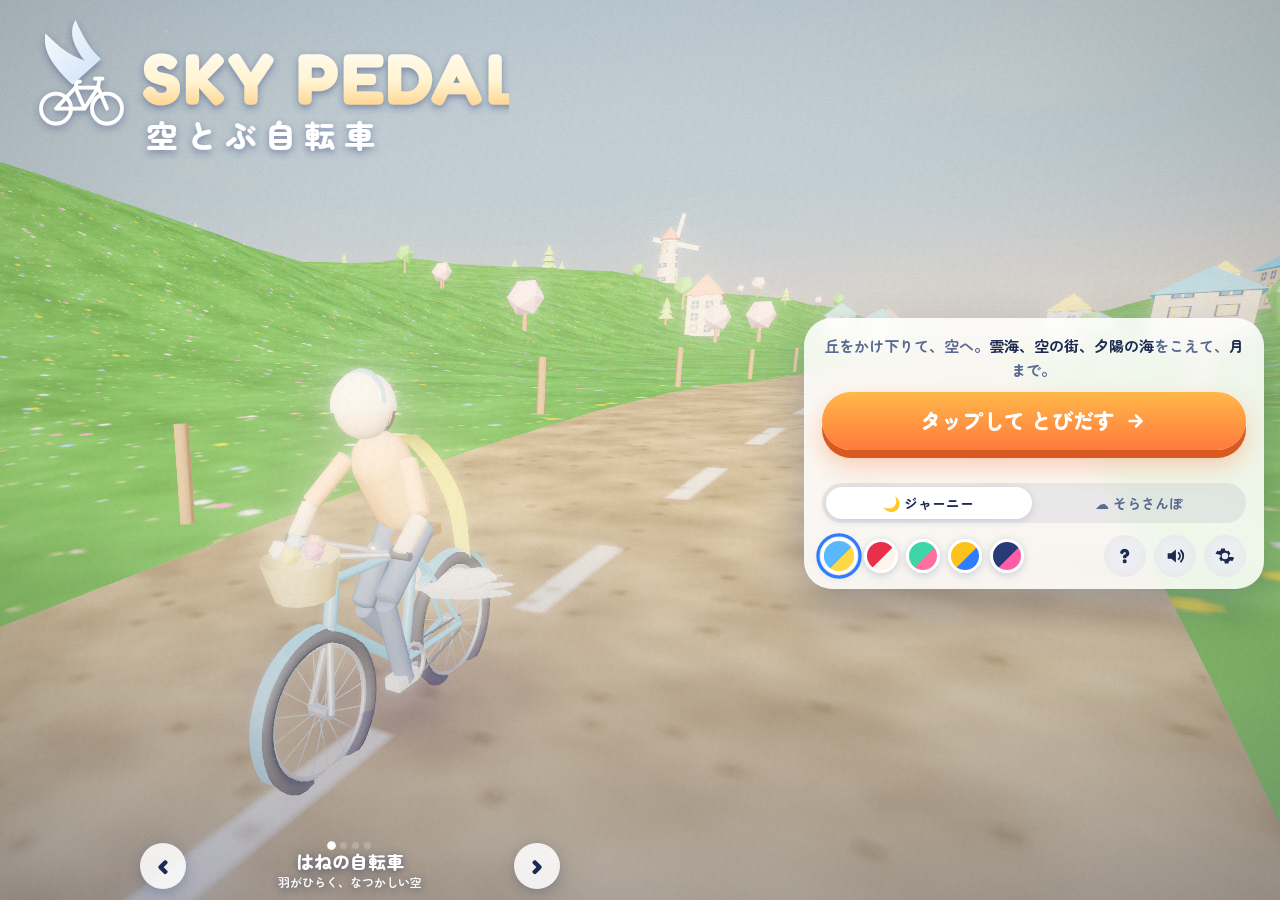
<file: index.html>
<!doctype html>
<html lang="ja">
<head>
<meta charset="utf-8">
<meta name="viewport" content="width=device-width,initial-scale=1,viewport-fit=cover,user-scalable=no">
<meta name="theme-color" content="#8ab4e6">
<meta name="apple-mobile-web-app-capable" content="yes">
<meta name="apple-mobile-web-app-status-bar-style" content="black-translucent">
<meta name="description" content="空とぶ自転車で、朝の丘から雲海・空の街・夕陽の海・星の海をこえて月まで。指一本で飛べる3Dフライトゲーム。">
<meta property="og:title" content="SKY PEDAL — 空とぶ自転車">
<meta property="og:description" content="丘をかけ下りて、空へ。雲海、空の街、夕陽の海をこえて、月まで。">
<title>SKY PEDAL — 空とぶ自転車</title>
<link rel="icon" href="assets/favicon.svg" type="image/svg+xml">
<link rel="apple-touch-icon" href="assets/favicon.svg">
<link rel="manifest" href="manifest.webmanifest">
<link rel="preconnect" href="https://fonts.googleapis.com">
<link rel="preconnect" href="https://fonts.gstatic.com" crossorigin>
<link rel="stylesheet" href="https://fonts.googleapis.com/css2?family=Zen+Maru+Gothic:wght@500;700;900&family=Fredoka:wght@500;600;700&display=swap">
<link rel="stylesheet" href="css/style.css">
</head>
<body>
<div id="stage"></div>

<!-- loading -->
<div id="loading" class="loading">
  <div class="load-logo">SKY PEDAL<span>空とぶ自転車</span></div>
  <div class="load-wheel" aria-hidden="true"><i></i></div>
  <div class="load-bar"><b id="loadFill"></b></div>
  <div class="load-txt" id="loadTxt">準備しています…</div>
</div>

<!-- full-screen overlays -->
<div id="flash" class="ov flash"></div>
<div id="whiteOv" class="ov whiteout"></div>
<div id="lowOv" class="ov lowwarn"></div>

<!-- HUD -->
<div class="hud" id="hud" hidden>
  <div class="hud-tl">
    <div class="score" id="score">0</div>
    <div class="combo" id="combo"><b id="comboX">×1.0</b><i><u id="comboBar"></u></i></div>
  </div>
  <div class="hud-tc"><div class="jbar" id="jbar"></div></div>
  <div class="hud-tr">
    <button id="muteBtn" class="ibtn mutebtn" aria-label="音のオン・オフ"><svg viewBox="0 0 24 24"><path d="M4 9h4l5-4v14l-5-4H4z"/><path class="wave" d="M16 8.5a5 5 0 0 1 0 7M18.5 6a8.5 8.5 0 0 1 0 12" fill="none" stroke="currentColor" stroke-width="2" stroke-linecap="round"/><path class="x" d="M16 9l6 6M22 9l-6 6" stroke="currentColor" stroke-width="2.2" stroke-linecap="round"/></svg></button>
    <button id="pauseBtn" class="ibtn" aria-label="一時停止"><svg viewBox="0 0 24 24"><rect x="6" y="5" width="4" height="14" rx="1.5"/><rect x="14" y="5" width="4" height="14" rx="1.5"/></svg></button>
  </div>
  <div class="hud-bl">
    <div class="hearts" id="hearts"></div>
    <div class="chips"><span id="flock"></span><span id="starsRun"></span></div>
  </div>
  <div class="hud-bc"><b id="spd">0</b><small>km/h</small><span class="sep">·</span><small>高度</small><b id="alt">0</b><small>m</small></div>

  <div class="banner" id="banner" aria-live="polite"><span class="bn-icon" id="bnIcon"></span><span class="bn-en" id="bnEn"></span><b class="bn-name" id="bnName"></b><span class="bn-sub" id="bnSub"></span></div>
  <div class="toast" id="toast" aria-live="polite"><b id="toastBig"></b><small id="toastSmall"></small></div>
  <div class="hint" id="hint"></div>
  <div class="popups" id="popups"></div>
  <div class="ringarrow" id="ringArrow" aria-hidden="true"><svg viewBox="0 0 24 24"><path d="M4 12h12M11 6l6 6-6 6" fill="none" stroke="currentColor" stroke-width="3" stroke-linecap="round" stroke-linejoin="round"/></svg></div>
</div>

<!-- touch controls -->
<div class="touch" id="touch" hidden>
  <span class="tlabel">画面をなぞって操縦</span>
  <div class="stick" id="stick" hidden><i id="knob"></i></div>
  <button class="tbtn bell" id="bellBtn" aria-label="ベルを鳴らす"><svg viewBox="0 0 24 24"><path d="M12 3a1.5 1.5 0 0 1 1.5 1.5v.6A6 6 0 0 1 18 11v4l2 2v1H4v-1l2-2v-4a6 6 0 0 1 4.5-5.9v-.6A1.5 1.5 0 0 1 12 3zm-2 16h4a2 2 0 0 1-4 0z"/></svg></button>
  <button class="tbtn sprint" id="sprintBtn" aria-label="こぐ（長押し）"><svg class="ring" viewBox="0 0 120 120"><circle class="trk" cx="60" cy="60" r="54" pathLength="100"/><circle class="val" id="stamRing" cx="60" cy="60" r="54" pathLength="100"/></svg><span class="pedal-ico" aria-hidden="true">🚲</span><span class="lbl">こぐ</span></button>
</div>

<!-- title -->
<section class="screen title" id="title" hidden>
  <div class="logo-wrap">
    <svg class="logo" viewBox="0 0 640 220" role="img" aria-label="SKY PEDAL 空とぶ自転車">
      <defs>
        <linearGradient id="lgA" x1="0" y1="0" x2="0" y2="1"><stop offset="0" stop-color="#ffffff"/><stop offset=".55" stop-color="#fff3d0"/><stop offset="1" stop-color="#ffc46a"/></linearGradient>
        <linearGradient id="lgW" x1="0" y1="0" x2="1" y2="1"><stop offset="0" stop-color="#ffffff"/><stop offset="1" stop-color="#cfe6ff"/></linearGradient>
        <filter id="sh" x="-20%" y="-40%" width="140%" height="180%"><feDropShadow dx="0" dy="4" stdDeviation="5" flood-color="#2a3a7a" flood-opacity=".45"/></filter>
      </defs>
      <g filter="url(#sh)">
        <!-- a little winged bicycle -->
        <g transform="translate(70,96)" fill="none" stroke="#fff" stroke-width="5" stroke-linecap="round" stroke-linejoin="round">
          <circle cx="-34" cy="22" r="20"/><circle cx="34" cy="22" r="20"/>
          <path d="M-34 22 L-8 -6 L22 -6 L34 22 M-8 -6 L4 22 L-34 22 M4 22 L22 -6 M18 -18 L28 -18 M22 -6 L24 -18 M-12 -14 L-2 -14 M-8 -6 L-6 -14"/>
        </g>
        <path d="M58 86 C30 60 18 40 22 18 C40 36 52 46 74 54 C56 30 54 14 62 0 C74 26 82 40 96 52 Z" fill="url(#lgW)" opacity=".95"/>
        <text x="150" y="112" font-family="Fredoka,'Arial Rounded MT Bold','Hiragino Maru Gothic ProN',sans-serif" font-weight="700" font-size="96" fill="url(#lgA)" letter-spacing="3">SKY PEDAL</text>
        <text x="156" y="170" font-family="'Zen Maru Gothic','Hiragino Maru Gothic ProN',sans-serif" font-weight="900" font-size="42" fill="#ffffff" letter-spacing="10">空とぶ自転車</text>
      </g>
    </svg>
  </div>
  <div class="kitbar" id="kitBar">
    <button class="kb-arrow" id="kitPrev" aria-label="前ののりもの">‹</button>
    <div class="kb-mid"><span class="kb-dots" id="kitDots"></span><b id="kitName">はねの自転車</b><small id="kitSub"></small></div>
    <button class="kb-arrow" id="kitNext" aria-label="次ののりもの">›</button>
  </div>
  <div class="tcard">
    <p class="lead">丘をかけ下りて、空へ。<b>雲海、空の街、夕陽の海</b>をこえて、<b>月</b>まで。</p>
    <button class="go big" id="startBtn"><span>タップして とびだす</span><svg viewBox="0 0 24 24"><path d="M5 12h12M12 6l6 6-6 6" fill="none" stroke="currentColor" stroke-width="2.8" stroke-linecap="round" stroke-linejoin="round"/></svg></button>
    <div class="best" id="bestLine"></div>
    <div class="row"><div class="seg" id="modeSeg"><button data-v="journey" aria-pressed="true">🌙 ジャーニー</button><button data-v="free" aria-pressed="false">☁️ そらさんぽ</button></div></div>
    <div class="row" id="worldRow" hidden><div class="wpicks" id="worldPick"></div></div>
    <div class="trow">
      <div class="swatches" id="paintSeg" role="group" aria-label="自転車の色"></div>
      <span class="sp"></span>
      <button class="ibtn" id="howBtn" aria-label="あそびかた"><b>?</b></button>
      <button class="ibtn mutebtn" id="titleMute" aria-label="音のオン・オフ"><svg viewBox="0 0 24 24"><path d="M4 9h4l5-4v14l-5-4H4z"/><path class="wave" d="M16 8.5a5 5 0 0 1 0 7M18.5 6a8.5 8.5 0 0 1 0 12" fill="none" stroke="currentColor" stroke-width="2" stroke-linecap="round"/><path class="x" d="M16 9l6 6M22 9l-6 6" stroke="currentColor" stroke-width="2.2" stroke-linecap="round"/></svg></button>
      <button class="ibtn" id="settingsBtn" aria-label="設定"><svg viewBox="0 0 24 24"><path d="M12 8.5a3.5 3.5 0 1 0 0 7 3.5 3.5 0 0 0 0-7zm8.4 4.6l1.6 1.2-2 3.4-1.9-.7a7.5 7.5 0 0 1-2 1.2l-.3 2h-4l-.3-2a7.5 7.5 0 0 1-2-1.2l-1.9.7-2-3.4 1.6-1.2a7.6 7.6 0 0 1 0-2.3L1.6 9.6l2-3.4 1.9.7a7.5 7.5 0 0 1 2-1.2l.3-2h4l.3 2a7.5 7.5 0 0 1 2 1.2l1.9-.7 2 3.4-1.6 1.2a7.6 7.6 0 0 1 0 2.3z"/></svg></button>
    </div>
  </div>
</section>

<!-- how to play -->
<section class="screen" id="howto" hidden>
  <div class="card">
    <h2>あそびかた</h2>
    <ul class="tips">
          <li><b>画面をなぞる</b>と操縦。上へなぞるとのぼる、下でさがる、左右でまがる。<b>指をはなすと水平</b>にもどります。</li>
          <li>右下の<b>こぐ</b>を長押しで加速・上昇。元気ゲージは<b>滑空</b>や<b>上昇気流</b>でもどります。</li>
          <li>下りると速くなり、上るとおそくなる。<b>高さとスピードを交換</b>するのがコツ。</li>
          <li><b>光の輪</b>をつなげてコンボ。最後の金の輪で<b>追い風</b>。各世界に<b>★スターメダル</b>が3つかくれています。</li>
          <li>鳥の群れに近づくと<b>なかま</b>になって一緒に飛びます。<b>🔔ベル</b>で遠くの群れも呼べる。</li>
          <li>キーボード：矢印 / WASD で操縦、Space でこぐ、B でベル、P で一時停止。ゲームパッドも使えます。</li>
        </ul>
    <div class="btns"><button class="go" id="howClose"><span>わかった！</span></button></div>
  </div>
</section>

<!-- pause / settings -->
<section class="screen" id="pause" hidden>
  <div class="card">
    <h2>ひと休み</h2>
    <label class="setting"><span>BGM</span><input id="musicVol" type="range" min="0" max="100" value="60"></label>
    <label class="setting"><span>効果音</span><input id="sfxVol" type="range" min="0" max="100" value="80"></label>
    <label class="setting"><span>音を消す</span><input type="checkbox" id="muteChk"></label>
    <div class="setting"><span>アシスト</span><div class="seg small" id="assistSeg2"><button data-v="strong">つよい</button><button data-v="normal">ふつう</button><button data-v="off">なし</button></div></div>
    <div class="setting"><span>画質</span><div class="seg small" id="qualSeg"><button data-v="auto">自動</button><button data-v="high">高</button><button data-v="mid">中</button><button data-v="low">低</button></div></div>
    <label class="setting"><span>上下を反転（飛行機式）</span><input type="checkbox" id="invertChk"></label>
    <label class="setting"><span>スマホを傾けて操縦</span><input type="checkbox" id="tiltChk"></label>
    <label class="setting"><span>揺れ・フラッシュを控えめに</span><input type="checkbox" id="motionChk"></label>
    <div class="btns">
      <button class="go" id="resumeBtn"><span>つづける</span></button>
      <button class="ghost" id="restartBtn">はじめから</button>
      <button class="ghost" id="quitBtn">タイトルへ戻る</button>
    </div>
  </div>
</section>

<!-- result -->
<section class="screen" id="result" hidden>
  <div class="card result-card">
    <div class="res-head">
      <div class="grade" id="grade">A</div>
      <div><span class="eyebrow" id="resEyebrow">JOURNEY</span><h2 id="resTitle">結果</h2></div>
    </div>
    <div class="unlock" id="unlockBox" hidden><span class="u-ico" id="unlockIco"></span><div><small>新しいのりもの！</small><b id="unlockName"></b></div><button class="go alt" id="tryKitBtn"><span>のってみる</span></button></div>
    <canvas class="photo" id="photo" width="1080" height="1350" aria-label="記念写真"></canvas>
    <p class="lead" id="debrief"></p>
    <dl class="stats" id="resStats"></dl>
    <div class="resstars" id="resStars"></div>
    <div class="btns">
      <button class="go big" id="nextBtn"><span>もう一度とぶ</span></button>
      <button class="go alt" id="retryBtn" hidden><span>この世界から再挑戦</span></button>
      <button class="ghost" id="shareBtn">📷 写真をシェア</button>
      <button class="ghost" id="homeBtn">タイトルへ</button>
    </div>
  </div>
</section>

<noscript><div class="card" style="margin:40px auto">JavaScriptを有効にしてください。</div></noscript>

<script src="js/vendor/three.min.js"></script>
<script src="js/vendor/three-extras.js"></script>
<script src="js/textures.js"></script>
<script src="js/models.js"></script>
<script src="js/audio.js"></script>
<script src="js/world.js"></script>
<script src="js/fx.js"></script>
<script src="js/game.js"></script>
</body>
</html>
</file>
<file: css/style.css>
/* Sky Pedal — UI (phone first) */
:root{
  --ink:#ffffff; --ink2:#1d2a52; --mute:#5b6a92; --sky:#5ab8ff; --sky2:#2f7cff; --sun:#ffc94a; --sun2:#ff8a3c; --pink:#ff6f9e; --mint:#3cd6a8; --red:#ff5a5a;
  --card:rgba(255,255,255,.86); --card2:rgba(255,255,255,.96); --line:rgba(40,60,120,.12);
  --f-disp:"Zen Maru Gothic","Hiragino Maru Gothic ProN","Hiragino Sans","Yu Gothic",system-ui,sans-serif;
  --f-num:"Fredoka","Arial Rounded MT Bold","Hiragino Maru Gothic ProN",ui-rounded,system-ui,sans-serif;
  --safe-t:env(safe-area-inset-top,0px); --safe-b:env(safe-area-inset-bottom,0px); --safe-l:env(safe-area-inset-left,0px); --safe-r:env(safe-area-inset-right,0px);
  color-scheme:light;
}
*{box-sizing:border-box}
html,body{height:100%;margin:0;background:#8ab4e6;color:var(--ink);overflow:hidden;font-family:var(--f-disp);-webkit-user-select:none;user-select:none;-webkit-tap-highlight-color:transparent;touch-action:none;overscroll-behavior:none;-webkit-touch-callout:none}
#stage{position:fixed;inset:0}
#stage canvas{display:block;width:100%;height:100%}
button{font-family:var(--f-disp);cursor:pointer;color:inherit;-webkit-touch-callout:none}
button:focus-visible,summary:focus-visible,input:focus-visible{outline:3px solid var(--sun);outline-offset:2px}
[hidden]{display:none!important}

/* loading */
.loading{position:fixed;inset:0;z-index:30;display:grid;place-content:center;gap:16px;background:linear-gradient(180deg,#3a64b0 0%,#8ab4e6 55%,#ffd2a8 100%);transition:opacity .6s}
.loading.done{opacity:0;pointer-events:none}
.load-logo{font:700 clamp(40px,10vw,72px)/1 var(--f-num);letter-spacing:.04em;color:#fff;text-align:center;text-shadow:0 4px 18px rgba(30,40,110,.35)}
.load-logo span{display:block;font:900 .38em/1.4 var(--f-disp);letter-spacing:.4em;margin-top:8px}
.load-wheel{justify-self:center;width:54px;height:54px;border-radius:50%;border:5px solid #fff;position:relative;animation:spin 1s linear infinite;opacity:.9}
.load-wheel i,.load-wheel::before,.load-wheel::after{content:"";position:absolute;left:50%;top:4px;bottom:4px;width:2px;margin-left:-1px;background:#fff}
.load-wheel::before{transform:rotate(60deg)}.load-wheel::after{transform:rotate(-60deg)}
@keyframes spin{to{transform:rotate(360deg)}}
.load-bar{width:min(320px,70vw);height:6px;background:rgba(255,255,255,.35);border-radius:6px;overflow:hidden;justify-self:center}
.load-bar b{display:block;height:100%;width:0;background:#fff;border-radius:6px;transition:width .2s}
.load-txt{text-align:center;color:#fff;font-size:13px;letter-spacing:.1em;opacity:.9}

/* overlays */
.ov{position:fixed;inset:0;pointer-events:none;z-index:1}
.flash{background:radial-gradient(ellipse,#fff 0%,#ffe6b0 60%,#ffb070 100%);opacity:0}
.flash.white{background:#fff}
.whiteout{background:radial-gradient(ellipse at 50% 50%,rgba(255,255,255,.75),rgba(255,255,255,.95));opacity:0}
.lowwarn{box-shadow:inset 0 -90px 90px -30px rgba(255,90,90,.55);opacity:0;transition:opacity .3s}
.lowwarn.on{opacity:1;animation:warnp .8s ease-in-out infinite}
@keyframes warnp{50%{opacity:.4}}

/* HUD */
.hud{position:fixed;inset:0;pointer-events:none;z-index:3;font-variant-numeric:tabular-nums;text-shadow:0 2px 6px rgba(20,30,80,.45)}
.hud.cine>*:not(.toast){opacity:0;transition:opacity .8s}
.hud-tl{position:absolute;left:calc(14px + var(--safe-l));top:calc(10px + var(--safe-t));display:grid;gap:2px;justify-items:start}
.score{font:700 clamp(28px,6vw,42px)/1 var(--f-num);letter-spacing:.02em}
.score.bump{animation:bump .25s}
@keyframes bump{40%{transform:scale(1.1);color:#fff6c8}}
.combo{display:flex;align-items:center;gap:8px;opacity:0;transition:opacity .2s}
.combo.on{opacity:1}
.combo b{font:700 20px/1 var(--f-num);color:var(--sun)}
.combo i{display:block;width:64px;height:5px;background:rgba(255,255,255,.3);border-radius:5px;overflow:hidden}
.combo u{display:block;height:100%;width:0;background:var(--sun)}
.hud-tc{position:absolute;left:50%;top:calc(14px + var(--safe-t));transform:translateX(-50%);width:min(440px,46vw)}
.jbar{position:relative;display:flex;gap:4px;height:10px;align-items:center}
.jseg{position:relative;flex:1 1 0;height:6px;background:rgba(255,255,255,.35);border-radius:6px;overflow:visible}
.jseg b{display:block;height:100%;width:0;background:#fff;border-radius:6px}
.jseg em{position:absolute;left:50%;top:9px;transform:translateX(-50%);font-style:normal;font-size:13px;opacity:.55;transition:opacity .3s,transform .3s;text-shadow:none}
.jseg.cur em{opacity:1;transform:translateX(-50%) scale(1.25)}
.jbike{position:absolute;top:-17px;left:0;transform:translateX(-50%) scaleX(-1);font-size:18px;text-decoration:none;transition:left .3s linear;text-shadow:none}
.jmoon{position:absolute;right:-22px;top:-7px;font-size:16px;text-shadow:none}
.jbar.free{justify-content:center;height:auto}
.jfree{font:700 13px/1.4 var(--f-disp);background:rgba(20,40,100,.25);padding:4px 12px;border-radius:20px}
.hud-tr{position:absolute;right:calc(10px + var(--safe-r));top:calc(8px + var(--safe-t));display:flex;gap:8px;pointer-events:auto}
.ibtn{width:42px;height:42px;border-radius:50%;border:0;background:rgba(255,255,255,.28);backdrop-filter:blur(6px);-webkit-backdrop-filter:blur(6px);display:grid;place-items:center;padding:0;color:#fff}
.ibtn svg{width:22px;height:22px;fill:currentColor}
.ibtn:active{transform:scale(.92)}
.mutebtn .x{display:none}.mutebtn.off .x{display:inline}.mutebtn.off .wave{display:none}
.hud-bl{position:absolute;left:calc(14px + var(--safe-l));bottom:calc(14px + var(--safe-b));display:grid;gap:4px}
.hearts{display:flex;gap:3px;font-size:22px;line-height:1;color:#ff6f8e}
.hearts i{font-style:normal;transition:transform .3s,opacity .3s}
.hearts i.off{opacity:.25;transform:scale(.8);filter:grayscale(1)}
.chips{display:flex;gap:10px;font:700 15px/1 var(--f-num)}
.hud-bc{position:absolute;left:50%;bottom:calc(14px + var(--safe-b));transform:translateX(-50%);display:flex;gap:4px;align-items:baseline;font-size:12px;opacity:.85;white-space:nowrap}
.hud-bc b{font:700 17px/1 var(--f-num)}
.hud-bc .sep{opacity:.5;margin:0 4px}

.banner{position:absolute;left:50%;top:22%;transform:translate(-50%,-10px);display:grid;justify-items:center;gap:2px;opacity:0;text-align:center;width:min(92vw,560px)}
.banner.on{animation:banner 3.6s ease forwards}
@keyframes banner{0%{opacity:0;transform:translate(-50%,10px)}12%{opacity:1;transform:translate(-50%,0)}80%{opacity:1}100%{opacity:0;transform:translate(-50%,-8px)}}
.bn-icon{font-size:38px;text-shadow:none}
.bn-en{font:600 13px/1 var(--f-num);letter-spacing:.4em;opacity:.9}
.bn-name{font:900 clamp(34px,8vw,56px)/1.15 var(--f-disp);letter-spacing:.08em}
.bn-sub{font:700 15px/1.5 var(--f-disp);opacity:.95}

.toast{position:absolute;left:50%;top:36%;transform:translate(-50%,-50%) scale(.9);display:grid;justify-items:center;gap:4px;opacity:0;transition:opacity .2s,transform .2s;text-align:center;width:min(92vw,600px)}
.toast.on{opacity:1;transform:translate(-50%,-50%) scale(1)}
.toast b{font:900 clamp(26px,6.4vw,44px)/1.15 var(--f-disp);letter-spacing:.04em}
.toast.big b{font-size:clamp(38px,10vw,72px);color:#fff7d6}
.toast.warn b{color:#fff}
.toast small{font:700 15px/1.4 var(--f-disp);opacity:.95}
.hint{position:absolute;left:50%;bottom:calc(120px + var(--safe-b));transform:translate(-50%,8px);background:rgba(255,255,255,.92);color:var(--ink2);text-shadow:none;padding:10px 18px;border-radius:24px;font:700 15px/1.5 var(--f-disp);opacity:0;transition:opacity .3s,transform .3s;max-width:min(88vw,520px);text-align:center;box-shadow:0 8px 24px rgba(20,40,100,.25)}
.hint.on{opacity:1;transform:translate(-50%,0)}
.hint b{color:var(--sky2)}
.popups{position:absolute;inset:0}
.pop{position:absolute;top:44%;transform:translateX(-50%);font:700 18px/1 var(--f-num);white-space:nowrap;animation:pop 1.1s ease-out forwards}
.pop.gold{color:#ffe28a}.pop.cyan{color:#c8f6ff}.pop.warn{color:#ffd0d0}
@keyframes pop{0%{opacity:0;transform:translate(-50%,10px) scale(.8)}15%{opacity:1;transform:translate(-50%,0) scale(1.1)}100%{opacity:0;transform:translate(-50%,-50px) scale(1)}}
.ringarrow{position:fixed;left:-14px;top:-14px;width:28px;height:28px;color:#c8f6ff;opacity:0;transition:opacity .2s;filter:drop-shadow(0 0 6px rgba(120,220,255,.9))}
.ringarrow svg{width:100%;height:100%}

/* touch */
.touch{position:fixed;inset:0;z-index:2;touch-action:none}
.tlabel{position:absolute;left:50%;top:58%;transform:translateX(-50%);font:700 14px/1.4 var(--f-disp);color:#fff;opacity:.0;text-shadow:0 2px 6px rgba(20,30,80,.5);pointer-events:none;transition:opacity .6s}
.touch:not(.used):not(.desk) .tlabel{opacity:.0}
.stick{position:absolute;width:112px;height:112px;margin:-56px 0 0 -56px;border-radius:50%;border:3px solid rgba(255,255,255,.55);background:rgba(255,255,255,.12);pointer-events:none}
.stick i{position:absolute;left:50%;top:50%;width:46px;height:46px;margin:-23px 0 0 -23px;border-radius:50%;background:rgba(255,255,255,.85);box-shadow:0 4px 14px rgba(20,40,100,.3)}
.tbtn{position:absolute;border:0;border-radius:50%;display:grid;place-items:center;color:var(--ink2);touch-action:none}
.tbtn.sprint{right:calc(18px + var(--safe-r));bottom:calc(22px + var(--safe-b));width:112px;height:112px;background:radial-gradient(circle at 50% 35%,#fff,#ffe9b8);box-shadow:0 10px 26px rgba(20,40,100,.32),inset 0 -6px 0 rgba(255,140,40,.25)}
.tbtn.sprint .ring{position:absolute;inset:-8px;width:calc(100% + 16px);height:calc(100% + 16px);transform:rotate(-90deg)}
.tbtn.sprint .trk{fill:none;stroke:rgba(255,255,255,.35);stroke-width:7}
.tbtn.sprint .val{fill:none;stroke:var(--mint);stroke-width:7;stroke-linecap:round;stroke-dasharray:100;stroke-dashoffset:0;transition:stroke .3s}
.tbtn.sprint.low .val{stroke:var(--sun)}
.tbtn.sprint.tired .val{stroke:var(--red)}
.tbtn.sprint.tired{filter:saturate(.4);opacity:.75}
.tbtn.sprint .pedal-ico{font-size:30px;line-height:1;margin-top:6px}
.tbtn.sprint .lbl{font:900 18px/1 var(--f-disp);margin-top:-14px}
.tbtn.sprint.down{transform:scale(.93);background:radial-gradient(circle at 50% 35%,#fff7dc,#ffc46a)}
.tbtn.sprint.beckon{animation:beckon 1.1s ease-in-out infinite}
@keyframes beckon{50%{box-shadow:0 0 0 18px rgba(255,255,255,.35),0 10px 26px rgba(20,40,100,.32)}}
.tbtn.bell{right:calc(140px + var(--safe-r));bottom:calc(30px + var(--safe-b));width:60px;height:60px;background:rgba(255,255,255,.85);box-shadow:0 6px 16px rgba(20,40,100,.25)}
.tbtn.bell svg{width:28px;height:28px;fill:#e0a020}
.tbtn.bell.down{transform:scale(.9) rotate(-12deg)}
.touch.desk .tbtn.sprint{width:92px;height:92px}
.touch.desk .tbtn.bell{right:calc(122px + var(--safe-r))}

/* screens */
.screen{position:fixed;inset:0;z-index:10;display:grid;place-items:center;padding:calc(16px + var(--safe-t)) calc(16px + var(--safe-r)) calc(16px + var(--safe-b)) calc(16px + var(--safe-l));overflow:auto;touch-action:pan-y}
#pause,#result{background:rgba(30,50,110,.35);backdrop-filter:blur(6px);-webkit-backdrop-filter:blur(6px)}
.card{background:var(--card2);color:var(--ink2);border-radius:26px;padding:22px 22px 18px;width:min(520px,100%);box-shadow:0 18px 50px rgba(20,40,100,.3);text-shadow:none}
.card h2{margin:0 0 12px;font:900 24px/1.3 var(--f-disp)}
.lead{margin:0 0 12px;font:700 15px/1.6 var(--f-disp);color:var(--mute)}
.lead b{color:var(--ink2)}

/* title */
.title{place-items:stretch;align-content:space-between;grid-template-rows:auto 1fr auto;padding-bottom:calc(10px + var(--safe-b));background:linear-gradient(180deg,rgba(40,70,150,.0) 55%,rgba(30,50,110,.25))}
.logo-wrap{display:grid;justify-items:center;padding-top:4px;pointer-events:none;animation:floaty 5s ease-in-out infinite}
.logo{width:min(560px,92vw);height:auto}
@keyframes floaty{50%{transform:translateY(-6px)}}
.tcard{align-self:end;justify-self:center;width:min(560px,100%);background:var(--card);color:var(--ink2);border-radius:28px;padding:16px 18px 12px;box-shadow:0 18px 50px rgba(20,40,100,.28);backdrop-filter:blur(10px);-webkit-backdrop-filter:blur(10px);text-shadow:none;max-height:62vh;overflow:auto}
.tcard .lead{text-align:center;margin-bottom:10px}
.go{display:flex;align-items:center;justify-content:center;gap:10px;width:100%;border:0;border-radius:999px;padding:14px 20px;font:900 18px/1 var(--f-disp);color:#fff;background:linear-gradient(180deg,#ffb84a,#ff7a3c);box-shadow:0 8px 0 #d85a20,0 14px 26px rgba(255,110,40,.35);transition:transform .1s,box-shadow .1s}
.go svg{width:22px;height:22px}
.go:active{transform:translateY(5px);box-shadow:0 3px 0 #d85a20,0 6px 14px rgba(255,110,40,.3)}
.go.big{padding:18px 20px;font-size:clamp(16px,5.2vw,21px);white-space:nowrap;animation:breathe 2.4s ease-in-out infinite}
@keyframes breathe{50%{transform:scale(1.025)}}
.go.alt{background:linear-gradient(180deg,#5ab8ff,#2f7cff);box-shadow:0 8px 0 #1f5ac8,0 14px 26px rgba(40,110,255,.3)}
.ghost{width:100%;border:2px solid var(--line);background:#fff;color:var(--ink2);border-radius:999px;padding:11px 16px;font:700 15px/1 var(--f-disp)}
.ghost:active{transform:scale(.98)}
.best{text-align:center;font:700 13px/1.4 var(--f-num);color:var(--mute);margin:10px 0 4px;min-height:1em}
.row{margin-top:10px}
.row.two{display:grid;grid-template-columns:1fr 1fr;gap:12px}
.lbl{display:block;font:700 12px/1 var(--f-disp);color:var(--mute);margin:0 0 6px 4px;letter-spacing:.05em}
.seg{display:flex;background:rgba(40,60,120,.08);border-radius:999px;padding:4px;gap:4px}
.seg button{flex:1;white-space:nowrap;border:0;background:transparent;border-radius:999px;padding:9px 6px;font:700 14px/1 var(--f-disp);color:var(--mute)}
.seg button[aria-pressed="true"]{background:#fff;color:var(--ink2);box-shadow:0 2px 8px rgba(20,40,100,.15)}
.seg.small button{padding:8px 4px;font-size:13px}
.swatches{display:flex;gap:8px;flex-wrap:wrap}
.swatch{width:34px;height:34px;border-radius:50%;border:3px solid #fff;background:linear-gradient(135deg,var(--c) 55%,var(--c2) 56%);box-shadow:0 2px 8px rgba(20,40,100,.2);padding:0}
.swatch[aria-pressed="true"]{outline:3px solid var(--sky2);outline-offset:1px;transform:scale(1.08)}
.kitbar{align-self:end;justify-self:center;display:flex;align-items:center;gap:8px;margin-bottom:10px;width:min(420px,100%);text-shadow:0 2px 8px rgba(20,30,80,.55)}
.kb-arrow{flex:0 0 auto;width:46px;height:46px;border-radius:50%;border:0;background:rgba(255,255,255,.85);color:var(--ink2);font:900 28px/1 var(--f-num);box-shadow:0 4px 14px rgba(20,40,100,.25);padding:0 0 4px}
.kb-arrow:active{transform:scale(.92)}
.kb-mid{flex:1;display:grid;justify-items:center;gap:1px;text-align:center;min-width:0}
.kb-mid b{font:900 18px/1.25 var(--f-disp);white-space:nowrap}
.kb-mid small{font:700 12px/1.35 var(--f-disp);opacity:.95}
.kb-mid.locked b{opacity:.75}
.kb-dots{display:flex;gap:5px}
.kb-dots i{width:7px;height:7px;border-radius:50%;background:rgba(255,255,255,.45)}
.kb-dots i.on{background:#fff;transform:scale(1.25)}
.kb-dots i.lock{background:rgba(255,255,255,.2)}
.kpicks{display:grid;grid-template-columns:repeat(4,1fr);gap:6px}
.kpick{border:2px solid transparent;background:#fff;border-radius:16px;padding:7px 2px 6px;display:grid;justify-items:center;gap:2px;color:var(--ink2);box-shadow:0 2px 8px rgba(20,40,100,.1);position:relative}
.kpick .ki{font-size:22px;line-height:1.1}
.kpick b{font:700 10.5px/1.2 var(--f-disp);text-align:center}
.kpick[aria-pressed="true"]{border-color:var(--sun2);background:#fff8ec}
.kpick.locked .ki{filter:grayscale(1) opacity(.45)}
.kpick.locked::after{content:"🔒";position:absolute;right:4px;top:3px;font-size:11px}
.kitinfo{font:700 12px/1.4 var(--f-disp);color:var(--mute);text-align:center;margin-top:5px;min-height:1.4em}
.unlock{margin:4px 0 8px;animation:pop2 .6s ease;display:grid;grid-template-columns:auto 1fr auto;align-items:center;gap:10px;background:linear-gradient(135deg,#fff3d6,#ffe1ec);border-radius:18px;padding:10px 12px}
.unlock .u-ico{font-size:30px}
.unlock small{display:block;font:700 11px/1.2 var(--f-disp);color:var(--sun2)}
.unlock b{font:900 16px/1.3 var(--f-disp)}
.unlock .go{width:auto;padding:10px 14px;font-size:14px}
.wpicks{display:grid;grid-template-columns:repeat(5,1fr);gap:6px}
.wpick{border:2px solid transparent;background:#fff;border-radius:14px;padding:6px 2px 5px;display:grid;justify-items:center;gap:3px;color:var(--ink2);box-shadow:0 2px 8px rgba(20,40,100,.1)}
.wpick .wi{font-size:22px;line-height:1}
.wpick b{font:700 11px/1.2 var(--f-disp)}
.wpick small{font:600 10px/1 var(--f-num);color:#e0a020;letter-spacing:-.05em}
.wpick[aria-pressed="true"]{border-color:var(--sky2)}
.wpick.locked{opacity:.35;filter:grayscale(1)}
.trow{display:flex;align-items:center;gap:8px;margin-top:12px}
.trow .sp{flex:1}
#howBtn b{font:700 20px/1 var(--f-num)}
.trow .ibtn{background:rgba(40,60,120,.08);color:var(--ink2);flex:0 0 auto}
.howto{flex:1;background:rgba(40,60,120,.06);border-radius:18px;padding:10px 14px}
.howto summary{font:700 14px/1.4 var(--f-disp);cursor:pointer;list-style:none}
.howto summary::before{content:"❓ "}
.howto[open] summary{margin-bottom:6px}
.tips{margin:0;padding-left:18px;font:500 13px/1.6 var(--f-disp);color:var(--ink2)}
.tips li{margin-bottom:4px}

/* settings */
.setting{display:flex;align-items:center;justify-content:space-between;gap:12px;padding:10px 0;border-bottom:1px solid var(--line);font:700 14px/1.3 var(--f-disp)}
.setting .seg{flex:0 0 58%}
.setting input[type=range]{flex:0 0 55%;accent-color:var(--sky2)}
.setting input[type=checkbox]{width:24px;height:24px;accent-color:var(--sky2)}
.btns{display:grid;gap:10px;margin-top:16px}

/* result */
.result-card{width:min(480px,100%)}
.res-head{display:flex;align-items:center;gap:14px;margin-bottom:10px}
.grade{flex:0 0 auto;width:68px;height:68px;border-radius:20px;display:grid;place-items:center;font:700 40px/1 var(--f-num);color:#fff;background:linear-gradient(135deg,#ffc94a,#ff7a3c);box-shadow:0 6px 16px rgba(255,120,40,.35)}
.grade[data-r="S"]{background:linear-gradient(135deg,#ffe27a,#ff6f9e 60%,#9b6bff)}
.grade[data-r="—"]{background:linear-gradient(135deg,#5ab8ff,#3cd6a8);font-size:28px}
.eyebrow{font:600 11px/1 var(--f-num);letter-spacing:.3em;color:var(--mute)}
.res-head h2{margin:4px 0 0;font-size:22px}
.photo{display:block;width:auto;max-width:100%;height:38vh;max-height:420px;aspect-ratio:4/5;border-radius:18px;background:#0a0f24;margin:6px auto 12px;box-shadow:0 8px 22px rgba(20,40,100,.25)}
.stats{display:grid;grid-template-columns:auto 1fr auto 1fr;gap:6px 12px;margin:10px 0;font:700 13px/1.4 var(--f-disp)}
.stats dt{color:var(--mute)}
.stats dd{margin:0;font-family:var(--f-num);font-weight:600;color:var(--ink2)}
.stats em{font-style:normal;color:#fff;background:var(--pink);border-radius:6px;padding:0 5px;font-size:11px}
.resstars{display:flex;justify-content:center;gap:12px;flex-wrap:wrap;font:600 14px/1 var(--f-num);color:#e0a020;margin-bottom:4px}

@media (max-width:420px){
  .row.two{grid-template-columns:1.15fr 1fr;gap:8px}
  .swatches{gap:5px}
  .swatch{width:27px;height:27px;border-width:2px}
  .seg.small button{padding:7px 2px;font-size:12px}
  .logo{width:min(560px,86vw)}
  .stats{grid-template-columns:auto 1fr}
  .hud-tc{width:52vw;top:calc(20px + var(--safe-t))}
  .hud-bc{left:calc(14px + var(--safe-l));transform:none;bottom:calc(74px + var(--safe-b));opacity:.75}
}
@media (orientation:landscape) and (min-aspect-ratio:5/4){
  .title{grid-template-columns:minmax(0,1.15fr) minmax(0,1fr);grid-template-rows:1fr;align-items:start;align-content:stretch}
  .logo-wrap{align-self:start;justify-items:start;padding-left:1vw}
  .logo{width:min(42vw,480px)}
  .tcard{grid-column:2;grid-row:1;align-self:center;justify-self:end;width:min(460px,100%);max-height:calc(100vh - 32px)}
  .logo-wrap{grid-column:1;grid-row:1}
  .kitbar{grid-column:1;grid-row:1;align-self:end;margin-bottom:0}
}
@media (max-height:500px) and (orientation:landscape){
  .tcard .lead{display:none}
  .tcard{padding:12px 14px 10px}
  .go.big{padding:13px 16px;font-size:18px}
  .row{margin-top:7px}
  .swatch{width:26px;height:26px}
  .banner{top:12%}
  .hint{bottom:calc(20px + var(--safe-b))}
  .tbtn.sprint{width:96px;height:96px}
  .tbtn.bell{right:calc(126px + var(--safe-r))}
}
@media (max-height:780px) and (orientation:portrait){
  .tcard .lead{display:none}
  .go.big{padding:15px 18px}
  .row{margin-top:8px}
}
@media (prefers-reduced-motion:reduce){
  .go.big,.logo-wrap,.tbtn.sprint.beckon{animation:none}
}

@keyframes pop2{0%{transform:scale(.8);opacity:0}60%{transform:scale(1.04)}100%{transform:scale(1);opacity:1}}
</file>
